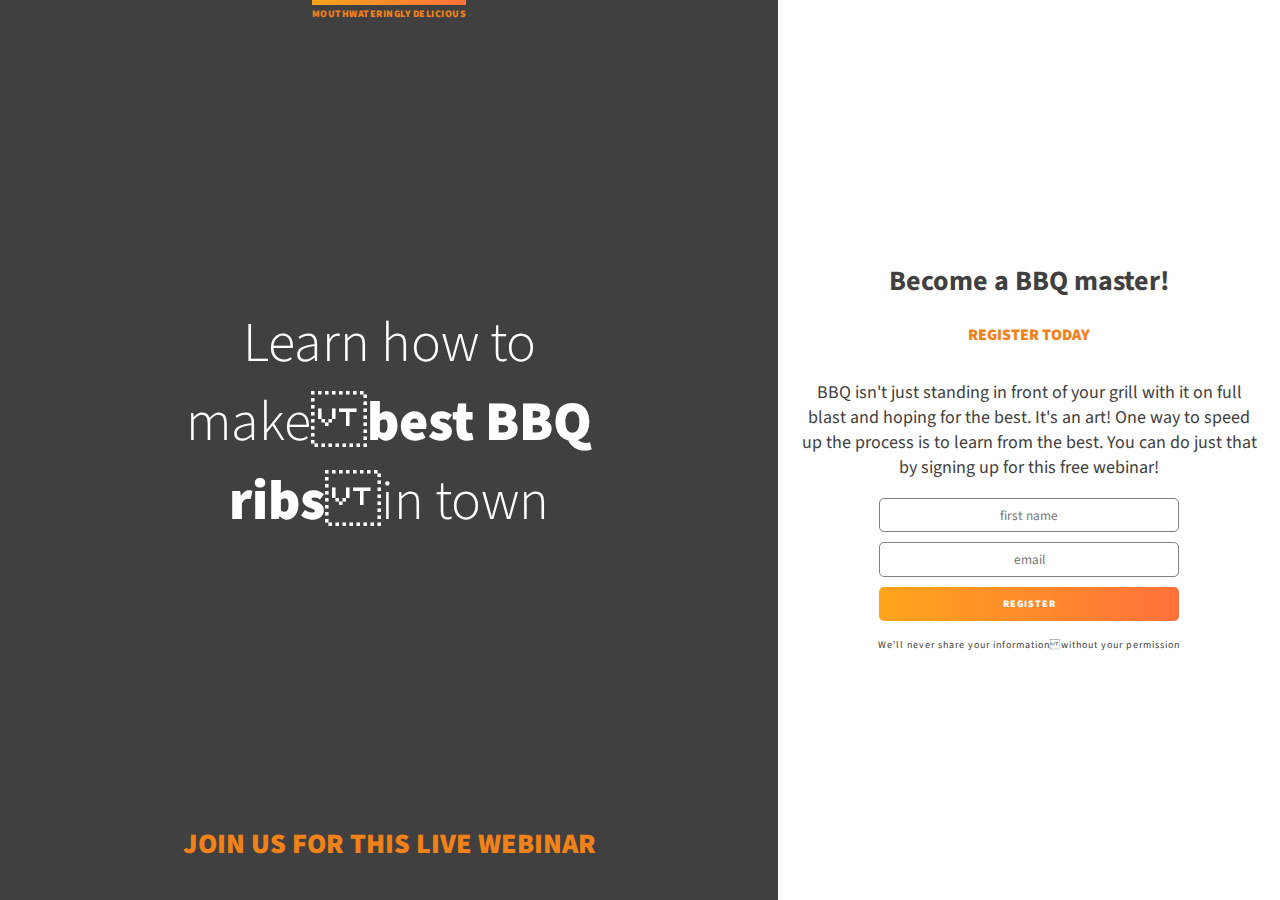
<file: bbq/index.html>
<!DOCTYPE html>
<html lang="en">
<head>
  <meta charset="UTF-8">
  <meta name="viewport" content="width=device-width, initial-scale=1.0">
  <link href="https://fonts.googleapis.com/css2?family=Source+Sans+Pro:wght@300;400;900&display=swap" rel="stylesheet">
  <link rel="stylesheet" href="bbq.css">
  <title>BBQ</title>
</head>
<body>
  <div class="container">
    <div class="intro">
      <h1>Learn how to make<span class="bolder">best BBQ ribs</span>in town</h1>
      <p>Join us for this live webinar</p>
      <p class="top-text">Mouthwateringly delicious</p>
    </div>
    <div class="main-content">
      <h2>Become a BBQ master!</h2>
      <p>Register Today</p>
      <p>BBQ isn't just standing in front of your grill with it on full blast and hoping for the best.
         It's an art! One way to speed up the process is to learn from the best. You can do just that
          by signing up for this free webinar!</p>

      <form class="register-form" action="#" method="post">
        <input class="input-text" aria-label="first name" id="fname" placeholder="first name" type="text" name="firstname" id="">
        <input class="input-email" aria-label="email" id="user-email" placeholder="email" type="email" name="email" id="" required>
        <button class="register-submit btn-primary" type="submit">Register</button>
      </form>

      <p class="fine-print">We'll never share your informationwithout your permission</p>
    </div>
  </div>
</body>
</html>
</file>
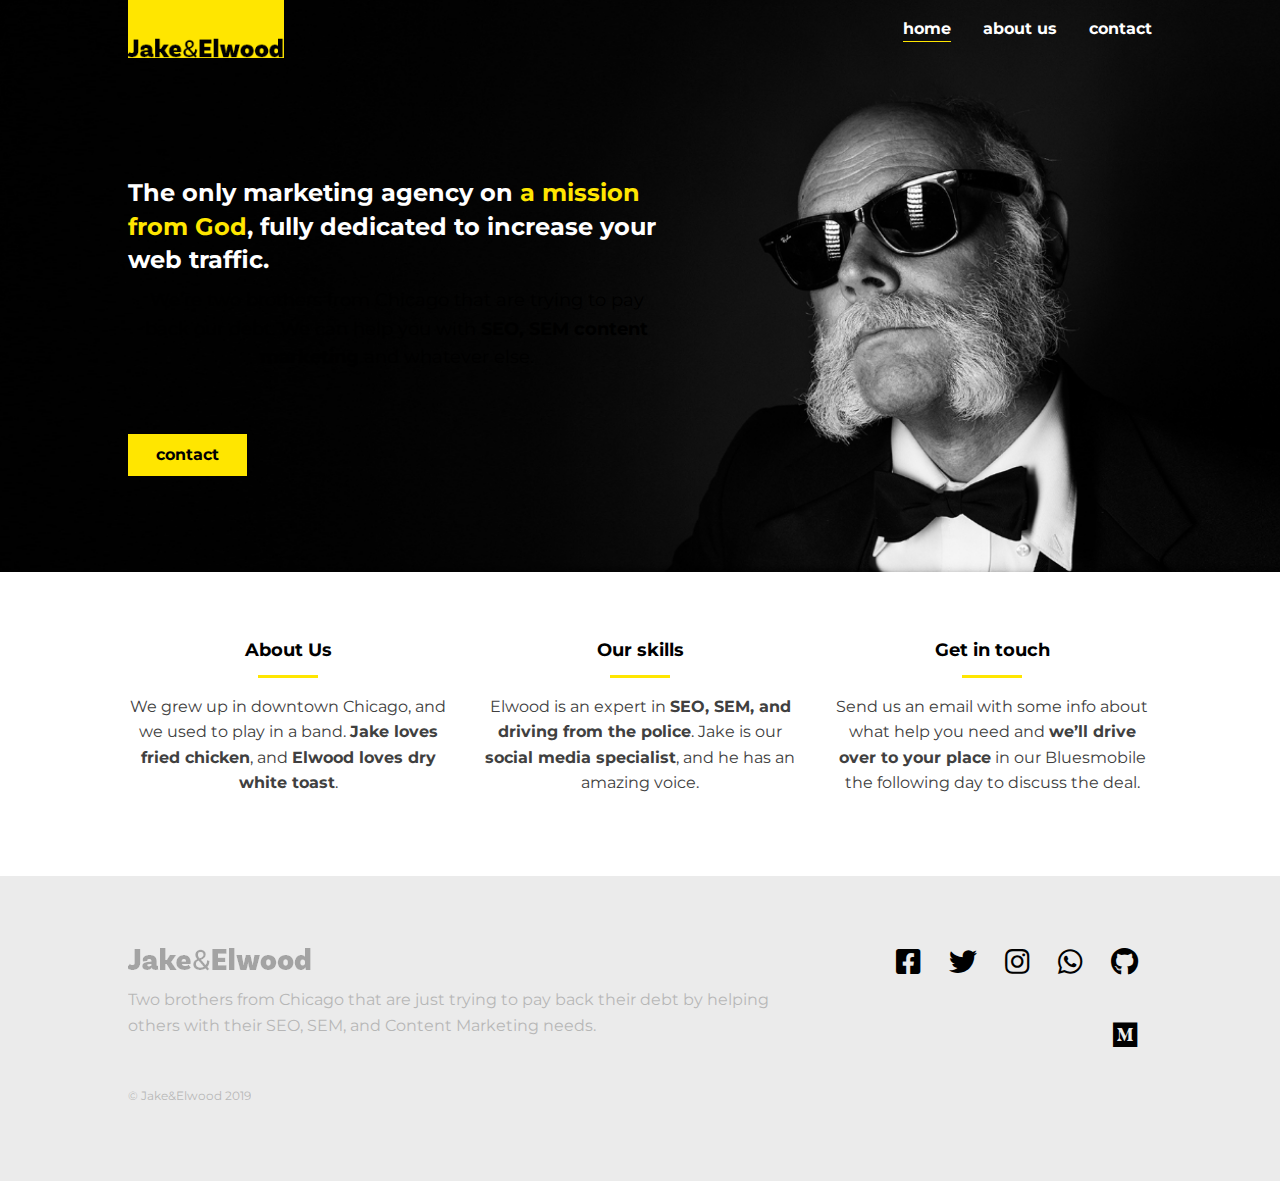
<file: lakewood/index.html>
<!DOCTYPE html>
<html>
    <head>
        <title>Jake & Elwood</title>
        <!-- viewport meta to render pages on mobile properly -->
        <meta name="viewport" content="width=device-width, initial-scale=1">

        <!-- link to google fonts -->
        <link href="https://fonts.googleapis.com/css?family=Montserrat:400,700&display=swap" rel="stylesheet">
        <!-- font awesome -->
        <!-- <script src="https://kit.fontawesome.com/71bca75d87.js" crossorigin="anonymous"></script> -->
       <!-- https://cdnjs.com/libraries/font-awesome -->
       <link href="https://cdnjs.cloudflare.com/ajax/libs/font-awesome/5.9.0/css/all.css" rel="stylesheet">
        <!-- link to my CSS -->
        <link href="lakewood.css" rel="stylesheet">
    </head>
    <body>
      <header class="header header-home main-grid">
          <div class="header-content">
              <a class="logo-link" href="index.html">
                  <img src="img/logo.png" alt="" class="logo">
              </a>
              <button aria-label="Open navigation" class="open-nav">&#9776;</button>

              <nav class="nav">
                <button aria-label="Close navigation" class="close-nav">&times;</button>
                  <ul class="nav-list">
                      <li class="nav-item current"><a href="index.html" class="nav-link">home</a></li>
                      <li class="nav-item"><a href="about.html" class="nav-link">about us</a></li>
                      <li class="nav-item"><a href="contact.html" class="nav-link">contact</a></li>
                  </ul>
              </nav>
          </div>
      </header>

      <main>
          <section class="hero main-grid">
              <h1 class="hero-title">The only marketing agency on <span class="accent-color">a mission from God</span>, fully dedicated to increase your web traffic. </h1>
              <p class="subtitle">We’re two brothers from Chicago that are trying to pay back our debt. We can help you with <strong>SEO, SEM content marketing</strong> and whatever else.</p>
              <a href="contact.html" class="btn btn-primary">contact</a>
          </section>

          <section class="info main-grid">
              <div class="col">
                  <h2 class="section-title section-title-center">About Us</h2>
                  <p>We grew up in downtown Chicago, and we used to play in a band. <strong>Jake loves fried chicken</strong>, and <strong>Elwood loves dry white toast</strong>.</p>
              </div>
              <div class="col">
                  <h2 class="section-title section-title-center">Our skills</h2>
                  <p>Elwood is an expert in <strong>SEO, SEM, and driving from the police</strong>. Jake is our <strong>social media specialist</strong>, and he has an amazing voice.</p>
              </div>
              <div class="col">
                  <h2 class="section-title section-title-center">Get in touch</h2>
                  <p>Send us an email with some info about what help you need and <strong>we’ll drive over to your place</strong> in our Bluesmobile the following day to discuss the deal.</p>
              </div>
          </section>

      </main>

      <footer class="footer main-grid">
          <div class="footer-main ">
              <img src="img/logo.png" alt="" class="footer-logo">
              <p class="footer-text">Two brothers from Chicago that are just trying to pay back their debt by helping others with their SEO, SEM, and Content Marketing needs.</p>
              <p class="footer-fineprint">© Jake&Elwood 2019</p>
          </div>
          <ul class="social-list">
            <li class="social-item"><a href="#" class="social-link"><i class="fab fa-facebook-square"></i></a></li>
            <li class="social-item"><a href="#" class="social-link"><i class="fab fa-twitter"></i></a></li>
            <li class="social-item"><a href="#" class="social-link"><i class="fab fa-instagram"></i></a></li>
            <li class="social-item"><a href="#" class="social-link"><i class="fab fa-whatsapp"></i></a></li>
            <li class="social-item"><a href="#" class="social-link"><i class="fab fa-github"></i></a></li>
            <li class="social-item"><a href="#" class="social-link"><i class="fab fa-medium"></i></a></li>
        </ul>
      </footer>
      <script src="script.js"></script>
  </body>
</html>
</file>
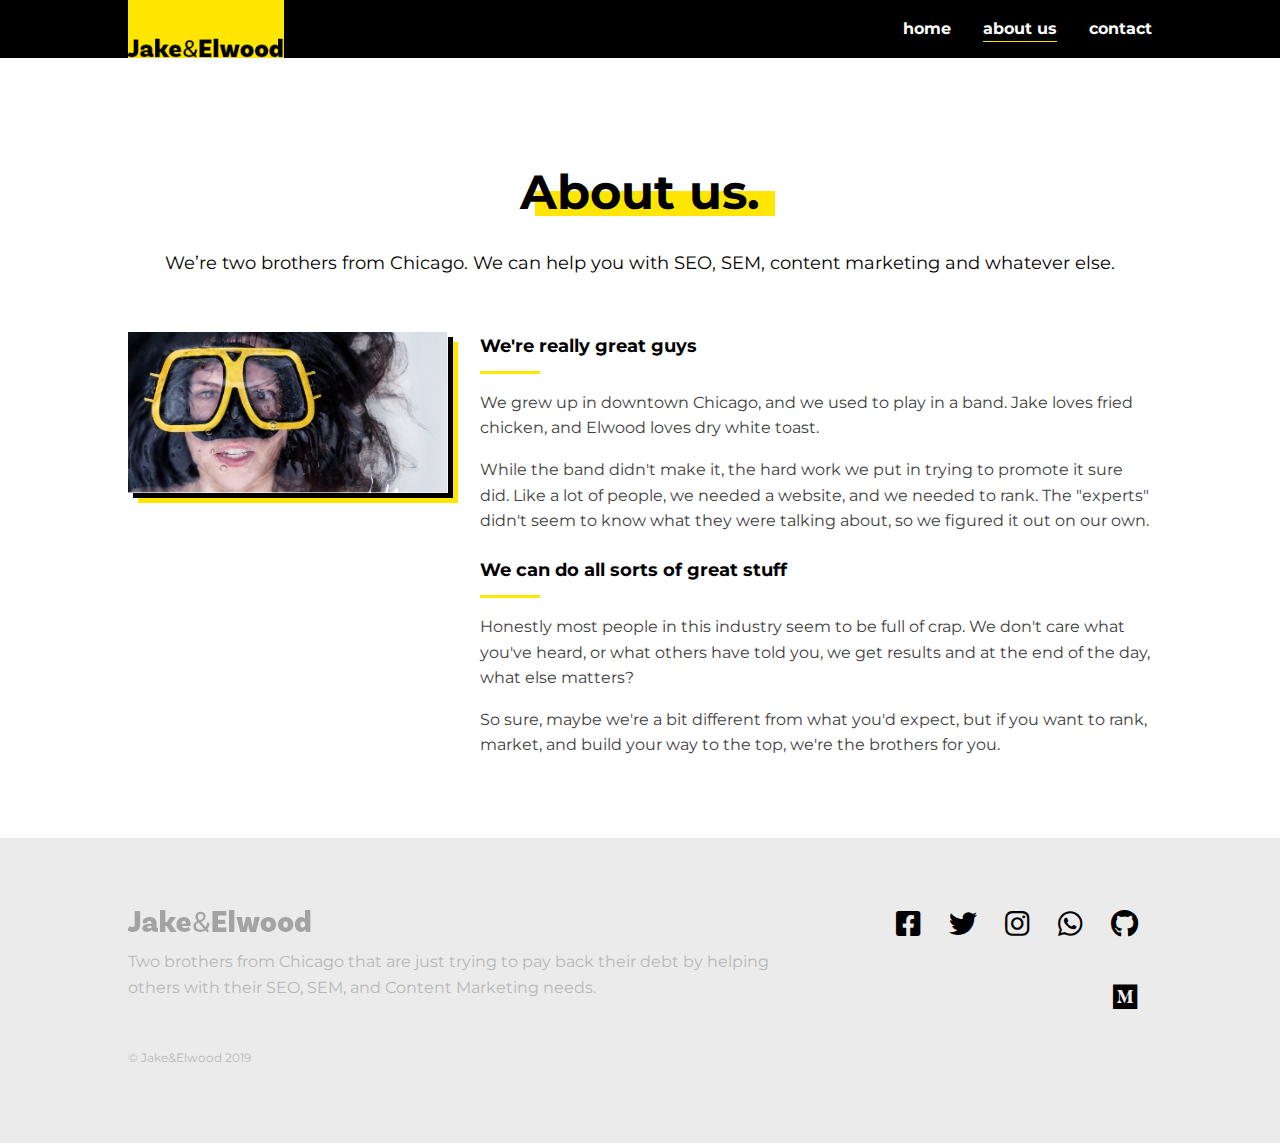
<file: lakewood/about.html>
<!DOCTYPE html>
<html>
    <head>
        <title>Jake & Elwood</title>
        <!-- viewport meta to render pages on mobile properly -->
        <meta name="viewport" content="width=device-width, initial-scale=1">

        <!-- link to google fonts -->
        <link href="https://fonts.googleapis.com/css?family=Montserrat:400,700&display=swap" rel="stylesheet">
        <!-- font awesome -->
        <!-- <script src="https://kit.fontawesome.com/71bca75d87.js" crossorigin="anonymous"></script> -->
       <!-- https://cdnjs.com/libraries/font-awesome -->
       <link href="https://cdnjs.cloudflare.com/ajax/libs/font-awesome/5.9.0/css/all.css" rel="stylesheet">
        <!-- link to my CSS -->
        <link href="lakewood.css" rel="stylesheet">
    </head>
    <body>
      <header class="header main-grid">
          <div class="header-content">
              <a class="logo-link" href="index.html">
                  <img src="img/logo.png" alt="" class="logo">
              </a>
              <button aria-label="Open navigation" class="open-nav">&#9776;</button>

              <nav class="nav">
                <button aria-label="Close navigation" class="close-nav">&times;</button>
                  <ul class="nav-list">
                      <li class="nav-item"><a href="index.html" class="nav-link">home</a></li>
                      <li class="nav-item current"><a href="about.html" class="nav-link">about us</a></li>
                      <li class="nav-item"><a href="contact.html" class="nav-link">contact</a></li>
                  </ul>
              </nav>
          </div>
      </header>

      <main class="main-template main-grid">

        <h1 class="page-title">About us.</h1>
        <p class="subtitle">We’re two brothers from Chicago. We can help you with SEO, SEM, content marketing and whatever else.</p>

        <img class="main-image" src="img/about-me.jpg" alt="a man wearing goggles">

        <div class="main-text">
            <h2 class="section-title">We're really great guys</h2>
            <p>We grew up in downtown Chicago, and we used to play in a band. Jake loves fried chicken, and Elwood loves dry white toast. </p>
            <p>While the band didn't make it, the hard work we put in trying to promote it sure did. Like a lot of people, we needed a website, and we needed to rank. The "experts" didn't seem to know what they were talking about, so we figured it out on our own.</p>
            <h2 class="section-title">We can do all sorts of great stuff </h2>
            <p>Honestly most people in this industry seem to be full of crap. We don't care what you've heard, or what others have told you, we get results and at the end of the day, what else matters? </p>
            <p>So sure, maybe we're a bit different from what you'd expect, but if you want to rank, market, and build your way to the top, we're the brothers for you.</p>
        </div>
    </main>

      <footer class="footer main-grid">
          <div class="footer-main ">
              <img src="img/logo.png" alt="" class="footer-logo">
              <p class="footer-text">Two brothers from Chicago that are just trying to pay back their debt by helping others with their SEO, SEM, and Content Marketing needs.</p>
              <p class="footer-fineprint">© Jake&Elwood 2019</p>
          </div>
          <ul class="social-list">
            <li class="social-item"><a href="#" class="social-link"><i class="fab fa-facebook-square"></i></a></li>
            <li class="social-item"><a href="#" class="social-link"><i class="fab fa-twitter"></i></a></li>
            <li class="social-item"><a href="#" class="social-link"><i class="fab fa-instagram"></i></a></li>
            <li class="social-item"><a href="#" class="social-link"><i class="fab fa-whatsapp"></i></a></li>
            <li class="social-item"><a href="#" class="social-link"><i class="fab fa-github"></i></a></li>
            <li class="social-item"><a href="#" class="social-link"><i class="fab fa-medium"></i></a></li>
        </ul>
      </footer>
      <script src="script.js"></script>
  </body>
</html>
</file>
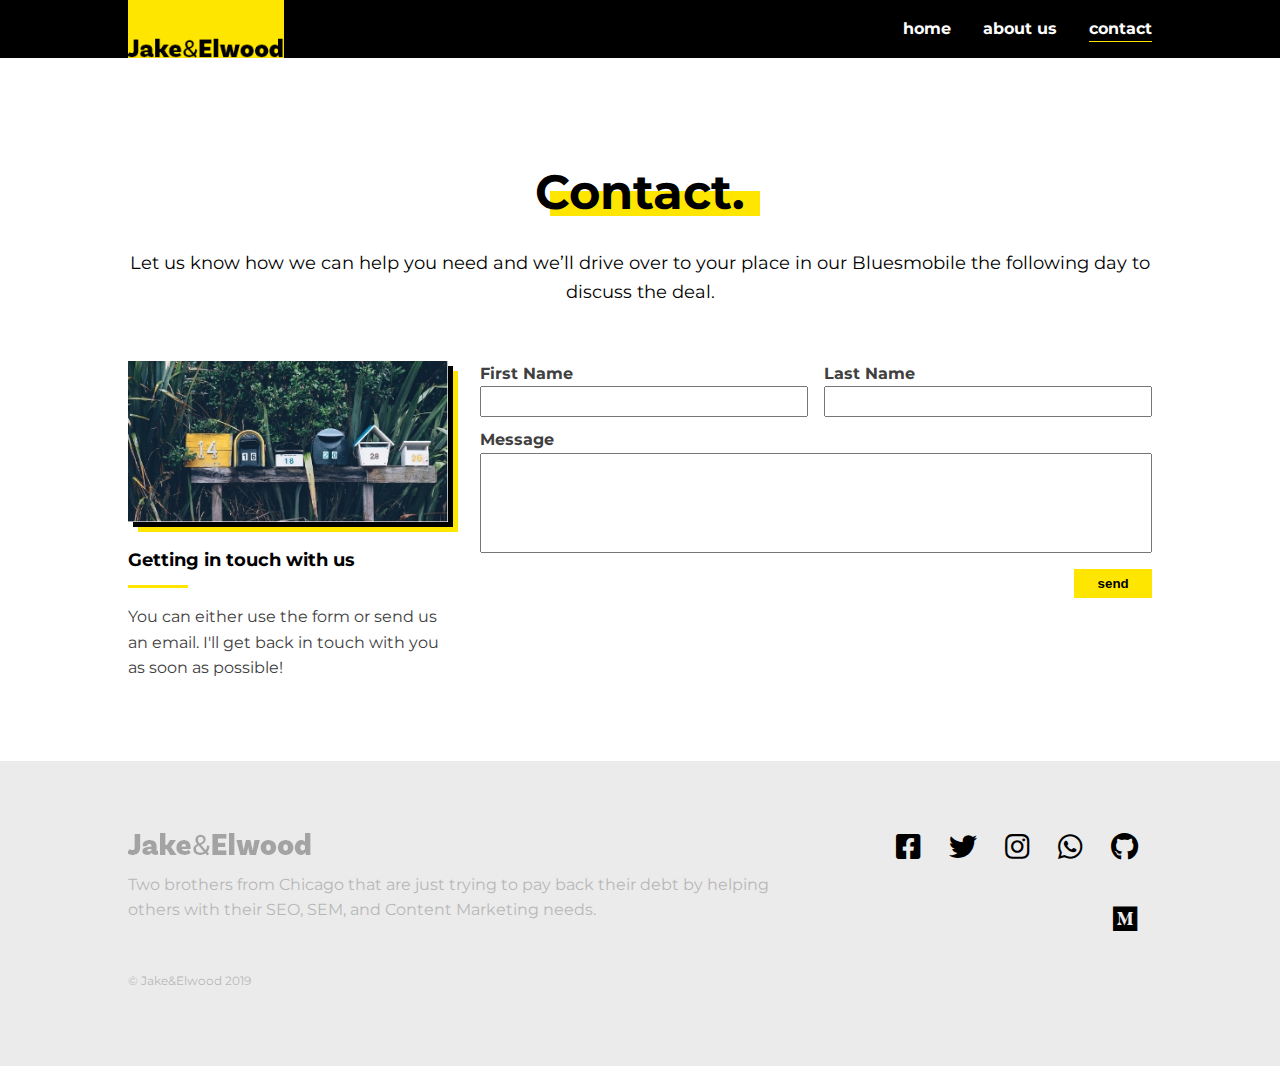
<file: lakewood/contact.html>
<!DOCTYPE html>
<html>
    <head>
        <title>Jake & Elwood</title>
        <!-- viewport meta to render pages on mobile properly -->
        <meta name="viewport" content="width=device-width, initial-scale=1">

        <!-- link to google fonts -->
        <link href="https://fonts.googleapis.com/css?family=Montserrat:400,700&display=swap" rel="stylesheet">

        <!-- https://cdnjs.com/libraries/font-awesome -->
        <link href="https://cdnjs.cloudflare.com/ajax/libs/font-awesome/5.9.0/css/all.css" rel="stylesheet">

        <!-- link to my CSS -->
        <link href="lakewood.css" rel="stylesheet">
    </head>
     <body>
        <header class="header main-grid">
            <div class="header-content">
                <a class="logo-link" href="index.html">
                    <img src="img/logo.png" alt="" class="logo">
                </a>
                <button aria-label="Open navigation" class="open-nav">&#9776;</button>

                <nav class="nav"> 
                    <button aria-label="Close navigation" class="close-nav">&times;</button>
                    <ul class="nav-list">
                        <li class="nav-item"><a href="index.html" class="nav-link">home</a></li>
                        <li class="nav-item"><a href="about.html" class="nav-link">about us</a></li>
                        <li class="nav-item current"><a href="contact.html" class="nav-link">contact</a></li>
                    </ul>
                </nav>

            </div>
        </header>

        <main class="main-template main-grid">

            <h1 class="page-title">Contact.</h1>
            <p class="subtitle">Let us know how we can help you need and we’ll drive over to your place in our Bluesmobile the following day to discuss the deal.</p>

            <img class="main-image" src="img/contact.jpg" alt="a bunch of mailboxes">
            <div class="secondary-text">
                <h2 class="section-title">Getting in touch with us</h2>
                <p>You can either use the form or send us an email. I'll get back in touch with you as soon as possible!</p>
            </div>

            <div class="main-text">
                <form class="contact-form" action="#" method="POST">

                    <label class="fname-label" for="fname">First Name</label>
                    <input class="fname-input" id="fname" type="text">

                    <label class="lname-label" for="lname">Last Name</label>
                    <input class="lname-input" id="lname" type="text">

                    <label class="message-label" for="message">Message</label>
                    <textarea class="message-textarea" id="message"></textarea>

                    <button class="btn btn-primary btn-form">send</button>
                </form>
            </div>

        </main>

        <footer class="footer main-grid">
          <div class="footer-main ">
              <img src="img/logo.png" alt="" class="footer-logo">
              <p class="footer-text">Two brothers from Chicago that are just trying to pay back their debt by helping others with their SEO, SEM, and Content Marketing needs.</p>
              <p class="footer-fineprint">© Jake&Elwood 2019</p>
          </div>
          <ul class="social-list">
            <li class="social-item"><a href="#" class="social-link"><i class="fab fa-facebook-square"></i></a></li>
            <li class="social-item"><a href="#" class="social-link"><i class="fab fa-twitter"></i></a></li>
            <li class="social-item"><a href="#" class="social-link"><i class="fab fa-instagram"></i></a></li>
            <li class="social-item"><a href="#" class="social-link"><i class="fab fa-whatsapp"></i></a></li>
            <li class="social-item"><a href="#" class="social-link"><i class="fab fa-github"></i></a></li>
            <li class="social-item"><a href="#" class="social-link"><i class="fab fa-medium"></i></a></li>
        </ul>
      </footer>

        <script src="script.js"></script>
    </body>
</html>
</file>
<file: bbq/bbq.css>
:root {
  --orange-color: #F18119
}

body {
  margin: 0;
  font-size: 1rem;
  color: #404040;
  text-align: center;
  font-family: 'Source Sans Pro', sans-serif;
}

h1 {
  font-size: 2.25rem;
  font-weight: 300;
  color: white;
}

h2 {
  font-size: 1.3125rem;
}

h1 + p {
  color: #F18119;
  font-weight: 900;
  font-size: 1.3125rem;
  text-transform: uppercase;
  margin: 0;
}

h2 + p {
  color: #F18119;
  font-weight: 900;
  font-size: 1rem;
  margin-top: 0px;
  text-transform: uppercase;
}

.top-text {
  font-size: 0.625rem;
  font-weight: 900;
  color: #F18119;
  text-transform: uppercase;
  letter-spacing: .5px;
  order: -1;
  border-top: 5px solid #F18119;
  padding-top: 2px;
  margin: 0;
  border-image: linear-gradient(to left, #ff713b, #ffa51d) 1;
}

.fine-print {
  font-size: 0.625rem;
  letter-spacing: 1px;
}

.bolder {
  font-weight: 900;
}

/*=========Intro========*/
.intro {
  background-image: url('https://picsum.photos/800/800.jpg');
  background-color: #404040;
  background-blend-mode: multiply;
  background-position: center;
  background-size: cover;
  padding: 0 0.5em 2em;
  display: flex;
  flex-direction: column;
  justify-content: space-between;
}

.main-content {
  padding: 2em 1em;
}

.intro > *,
.main-content > * {
    max-width: 550px;
    margin-left: auto;
    margin-right: auto;
}

.register-form {
  width: 80%;
  max-width: 300px;
}

.input-text,
.input-email,
.register-submit {
  margin-bottom: 0.75em;
  width: 100%;
  font-family: inherit;
  text-align: inherit;
  box-sizing: border-box;
  border: 0.5px solid grey;
  padding: 0.5em 0;
  border-radius: 5px;
  transform: scale(1);
  outline: none;
}

.register-submit {
  display: inline-block;
  padding: 1em 1.5em;
  font-size: 0.625rem;
  text-transform: uppercase;
  font-weight: 900;
  letter-spacing: 1px;
  border: 0;
  cursor: pointer;
}

.btn-primary {
  background: linear-gradient(to left, #ff713b, #ffa51d);
  color: white;
  transition: transform 250ms;
  transform: scale(1);
}

.btn-primary:hover,
.btn-primary:focus {
  color: #404040;
  transform: scale(1.1);
}

input:focus {
  transform: scale(1.1);
}

/*=========Layout=========*/
@media screen and (min-width: 700px) {
  /*===typography==*/
  body {
    font-size: 1.125rem;
  }

  h1 {
      font-size: 3.5rem;
  }

  h2,
  h1 + p {
      font-size: 1.75rem;
  }

  .container {
    display: flex;
    flex-direction: row;
    justify-content: space-between;
    height: 100vh;
  }
  .intro {
    width: 62%;
  }

  .main-content {
    width: 38%;
    display: flex;
    flex-direction: column;
    justify-content: center;
  }
}
</file>
<file: lakewood/lakewood.css>
* {box-sizing: border-box;}

body {
    margin: 0;
    font-family: 'Montserrat', sans-serif;
    font-size: 1rem;
    color: #404040;
    line-height: 1.6;
}

img {
  max-width: 100%;
  display: block;
}

/* ==================
    Typography
===================== */

h1, h2, strong {
  font-weight: 700;
}

.accent-color {
  color: #FFE600;
}


.hero-title {
  font-size: 1.5rem;
  line-height: 1.4;
  margin-bottom: 0;
}

.section-title {
  font-size: 1.125rem;
  color: #000;
  margin-top: 1.25em;
}

.page-title,
.subtitle {
    grid-column: 2 / -2;
    color: #000;
    text-align: center;
}

.hero-subtitle {
  font-size: 1.125rem;
}

.current {
  border-bottom: 1px solid #FFE600;
}

.page-title {
  font-size: 3rem;
  margin-bottom: .5em;
  justify-self: center;
}

.page-title::after {
  content: '';
  display: block;
  width: 100%;
  height: 25px;
  background: #FFE600;
  margin-top: -40px;
  margin-left: 15px;
}

.subtitle {
  margin: .5em 0 3em;
  font-size: 1.125rem;
}

.section-title::after {
  content: "";
  display: block;
  width: 60px;
  height: 3px;
  margin-top: 10px;
  background: #FFE600;
}

.section-title-center::after {
  margin-left: auto;
  margin-right: auto;
}

.section-title:first-child {
  margin-top: 0;
}
/* buttons */

.btn {
  padding: .5em 1.75em;
  font-weight: 700;
  margin-top: .5em;
  text-decoration: none;
  border: 0;
  cursor: pointer;
}

.btn-primary {
  background: #FFE600;
  color: #000;
  justify-self: start;
}

.btn-primary:hover,
.btn-primary:focus {
  background: #ffc400;
}

.btn-form {
  justify-self: end;
}

/* ==================
    general layout
===================== */

.main-grid {
  display: grid;
  grid-template-columns: minmax(1em, 1fr) minmax(0px, 500px) minmax(1em, 1fr);
  grid-gap: 0 2em;
}

/* navigation */

.header {
  background: black;
}

.header-home {
  background: transparent;
  position: absolute;
  width: 100%;
}

.header-content {
  display: flex;
  grid-column: 2 / -2;
}

.logo-link {
  background-color: #FFE600;
  padding-top: 2em;
}

.nav {
  background-color: #404040;
  position: fixed;
  width: 100%;
  top: 0;
  bottom: 0;
  right: 0;
  left: 100%;
  transform: translateX(0);
  transition: transform 400ms cubic-bezier(1, 0, 0, 1);
}

.navigation-open {
  transform: translateX(-100%);
}

.nav-list {
  display: flex;
  list-style: none;
  margin: 0;
  padding: 0;
  height: 100%;
  flex-direction: column;
  justify-content: space-around;
  align-items: center;
}

.nav-link {
  color: #fff;
  text-decoration: none;
  font-size: 3rem;
  font-weight: 700;
}

.nav-link:hover,
.nav-link:focus {
  color: #FFE600;
}

.close-nav {
  border: 0;
  background: 0;
  color: #FFE600;
  font-weight: 700;
  font-size: 3rem;
  cursor: pointer;
  padding: .5em;
  position: absolute;
}

.open-nav {
  border: 0;
  background: 0;
  color: #fff;
  cursor: pointer;
  padding: .5em;
  margin-left: auto;
  font-size: 1.5em;
}

@media (min-width: 600px) {
  .open-nav,
  .close-nav {
      display: none;
  }
  .nav {
      position: initial;
      background-color: #000;
  }
  .nav-list {
      flex-direction: row;
      justify-content: flex-end;
  }
  .nav-item {
      margin-left: 2em;
  }
  .nav-link {
      font-size: 1rem;
  }
}
/* ==================
    hero area
===================== */

.hero {
  background-image: url('img/hero-bg.jpg');
  background-color: #404040;
  color: #fff;
  padding: 8em 0 4em;
  background-size: cover;
  background-position: bottom;
}

.hero > * {
  grid-column: 2 / -2;
}

@media (min-width: 400px) {
  .hero > * {
      margin-right: 20%;
  }
}
/* ==================
    info section
===================== */

.info {
  padding: 4em 0;
  text-align: center;
}

.col {
  grid-column: 2 / -2;
}

/* ==================
    footer
===================== */

.footer {
  background: #ebebeb;
  padding: 4em 0;
  text-align: center;
  grid-template-areas:
  ". social ."
  ". main .";
}

.footer-main,
.social-list {
  grid-column: 2 / -2;
}

.footer-logo,
.footer-text,
.footer-fineprint {
    opacity: .3;
}

.footer-fineprint {
    font-size: .75rem;
    margin-top: 4em;
}

.footer-main {
  grid-area: main;
}

.social-list {
  grid-area: social;
  order: -1;
  list-style: none;
  padding: 0;
  margin: 0 0 2em;
  display: flex;
  justify-content: center;
}

.social-link {
  color: #000;
  font-size: 1.75rem;
  margin: 0 .5em;
}

.social-link:hover {
  color: #777;
}

@media screen and (min-width: 600px) {
  .main-grid {
    grid-template-columns: minmax(1em, 1fr) repeat(3, minmax(150px, 320px)) minmax(1em, 1fr);
  }

  .hero {
    padding: 10em 0 6em;
  }

  .hero > * {
    grid-column: 2/span 2;
  }

  .col {
    grid-column: span 1;
  }

  .col:first-child {
      grid-column: 2 / span 1;
  }

  .footer {
    grid-template-areas: 
      ". main main social ."
  }

  .footer-main {
      text-align: left;
  }

  .social-list {
      justify-content: flex-end;
      flex-wrap: wrap;
  }

  .header-home .nav {
    background: transparent;
}
}

/* ==================
    template
===================== */

.main-template {
  padding: 4em 0;
}

.main-template > * {
  grid-column: 2 / -2;
}

.main-image {
  margin-bottom: 1.5em;
  box-shadow: 5px 5px 0px black, 10px 10px 0 #FFE600;
}

/* .main-image:hover {
  box-shadow: 0 0 15px rgba(0,0,0, .3);
} */

@media (min-width: 600px) {
  .main-image,
  .secondary-text {
      grid-column: 2;
  }

  .main-text {
      grid-column: 3 / span 2;
      grid-row: span 2;
  }

  .secondary-text {
    order: 2;
}

}

/* ==================
    form
===================== */

.contact-form {
  display: grid;
}

label {
  font-weight: 700;
}

input,
textarea {
  margin-bottom: .75em;
  padding: .4em;
  font-family: inherit;
}

textarea {
  resize: none;
  height: 100px;
}

@media (min-width: 600px) {
  .contact-form {
      grid-template-columns: repeat(2, 1fr);
      grid-auto-flow: dense;
      grid-column-gap: 1em;
  }

  .fname-label,
  .fname-input {
      grid-column: 1;
  }

  .lname-label,
  .lname-input {
      grid-column: 2;
  }

  .message-label,
  .message-textarea {
      grid-column: span 2;
  }

  .btn-form {
      grid-column: 2;
  }
}
</file>
